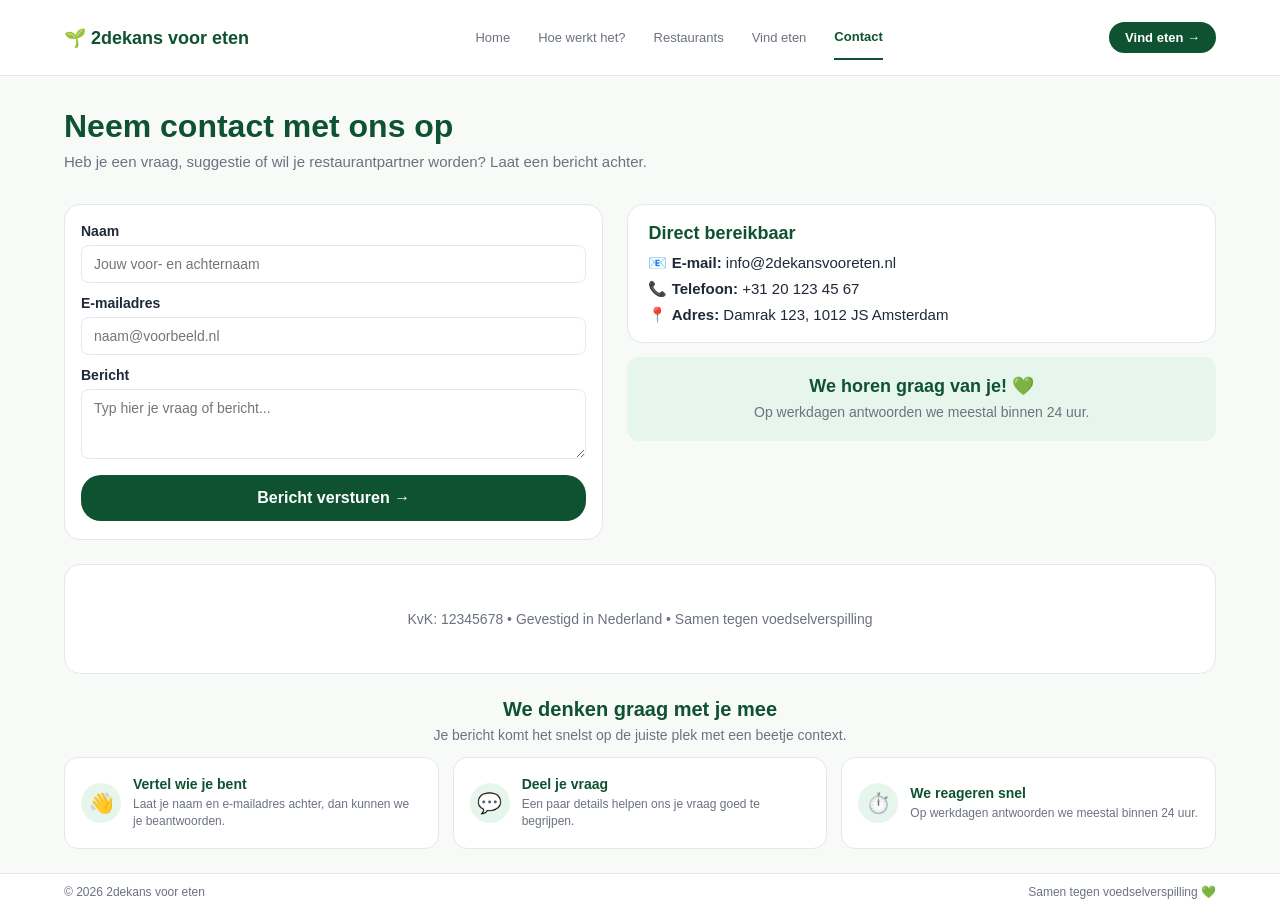
<file: contact.html>
<!DOCTYPE html>
<html lang="nl">
<head>
  <meta charset="UTF-8">
  <title>2dekans voor eten - Contact</title>
  <link rel="stylesheet" href="style.css">
  <style>
    .form-groep {
      margin-bottom: 12px;
    }
    label {
      display: block;
      font-size: 14px;
      font-weight: bold;
      margin-bottom: 6px;
      color: var(--tekst-donker);
    }
    input, textarea {
      width: 100%;
      padding: 10px 12px;
      border: 1px solid var(--randkleur);
      border-radius: 8px;
      font-size: 14px;
      font-family: inherit;
    }
  </style>
</head>
<body>

  <nav class="navigatie">
    <a href="index.html" class="logo">🌱 2dekans voor eten</a>
    <div class="menu-links">
      <a href="index.html">Home</a>
      <a href="hoe-werkt-het.html">Hoe werkt het?</a>
      <a href="restaurants.html">Restaurants</a>
      <a href="vind-eten.html">Vind eten</a>
      <a href="contact.html" class="actief">Contact</a>
    </div>
    <a href="vind-eten.html" class="nav-actieknop">Vind eten &rarr;</a>
  </nav>

  <main class="pagina-inhoud pagina-inhoud--ruim">
    
    <!-- ✏️ KOPTEKST -->
    <div style="margin-bottom: 8px;">
      <h1 style="font-size: 32px; color: var(--donkergroen); margin-bottom: 6px;">Neem contact met ons op</h1>
      <p style="color: var(--tekst-grijs); font-size: 15px; line-height: 1.4;">Heb je een vraag, suggestie of wil je restaurantpartner worden? Laat een bericht achter.</p>
    </div>

    <div class="grid-2">
      
      <!-- Contactformulier links -->
      <form class="witte-kaart" onsubmit="alert('Bedankt voor je bericht! We nemen spoedig contact op.'); return false;">
        <div class="form-groep">
          <label>Naam</label>
          <input type="text" placeholder="Jouw voor- en achternaam" required>
        </div>

        <div class="form-groep">
          <label>E-mailadres</label>
          <input type="email" placeholder="naam@voorbeeld.nl" required>
        </div>

        <div class="form-groep">
          <label>Bericht</label>
          <textarea rows="3" placeholder="Typ hier je vraag of bericht..." required></textarea>
        </div>

        <button type="submit" class="knop-primair" style="border: none; cursor: pointer; width: 100%;">Bericht versturen &rarr;</button>
      </form>

      <!-- Gegevens rechts -->
      <div style="display: flex; flex-direction: column; gap: 14px;">
        <div class="witte-kaart" style="padding: 18px 20px;">
          <h3 style="font-size: 18px; color: var(--donkergroen); margin-bottom: 10px;">Direct bereikbaar</h3>
          <p style="font-size: 15px; margin-bottom: 8px;">📧 <b>E-mail:</b> info@2dekansvooreten.nl</p>
          <p style="font-size: 15px; margin-bottom: 8px;">📞 <b>Telefoon:</b> +31 20 123 45 67</p>
          <p style="font-size: 15px;">📍 <b>Adres:</b> Damrak 123, 1012 JS Amsterdam</p>
        </div>

        <div style="background-color: var(--lichtgroen); border-radius: 12px; padding: 18px 16px; text-align: center;">
          <h4 style="color: var(--donkergroen); font-size: 18px;">We horen graag van je! 💚</h4>
          <p style="font-size: 14px; color: var(--tekst-grijs); margin-top: 6px; line-height: 1.4;">Op werkdagen antwoorden we meestal binnen 24 uur.</p>
        </div>
      </div>

    </div>

    <!-- Onderste status -->
    <div class="witte-kaart" style="text-align: center; font-size: 14px; color: var(--tekst-grijs); padding: 16px;">
      KvK: 12345678 • Gevestigd in Nederland • Samen tegen voedselverspilling
    </div>

    <section class="impact-sectie pagina-einde" aria-labelledby="contact-tips-titel">
      <div class="impact-sectie__intro">
        <h2 id="contact-tips-titel">We denken graag met je mee</h2>
        <p>Je bericht komt het snelst op de juiste plek met een beetje context.</p>
      </div>
      <article class="impact-sectie__item">
        <span class="impact-sectie__icoon" aria-hidden="true">👋</span>
        <div>
          <h3>Vertel wie je bent</h3>
          <p>Laat je naam en e-mailadres achter, dan kunnen we je beantwoorden.</p>
        </div>
      </article>
      <article class="impact-sectie__item">
        <span class="impact-sectie__icoon" aria-hidden="true">💬</span>
        <div>
          <h3>Deel je vraag</h3>
          <p>Een paar details helpen ons je vraag goed te begrijpen.</p>
        </div>
      </article>
      <article class="impact-sectie__item">
        <span class="impact-sectie__icoon" aria-hidden="true">⏱️</span>
        <div>
          <h3>We reageren snel</h3>
          <p>Op werkdagen antwoorden we meestal binnen 24 uur.</p>
        </div>
      </article>
    </section>

  </main>

  <footer class="footer">
    <span>© 2026 2dekans voor eten</span>
    <span>Samen tegen voedselverspilling 💚</span>
  </footer>

</body>
</html>
</file>
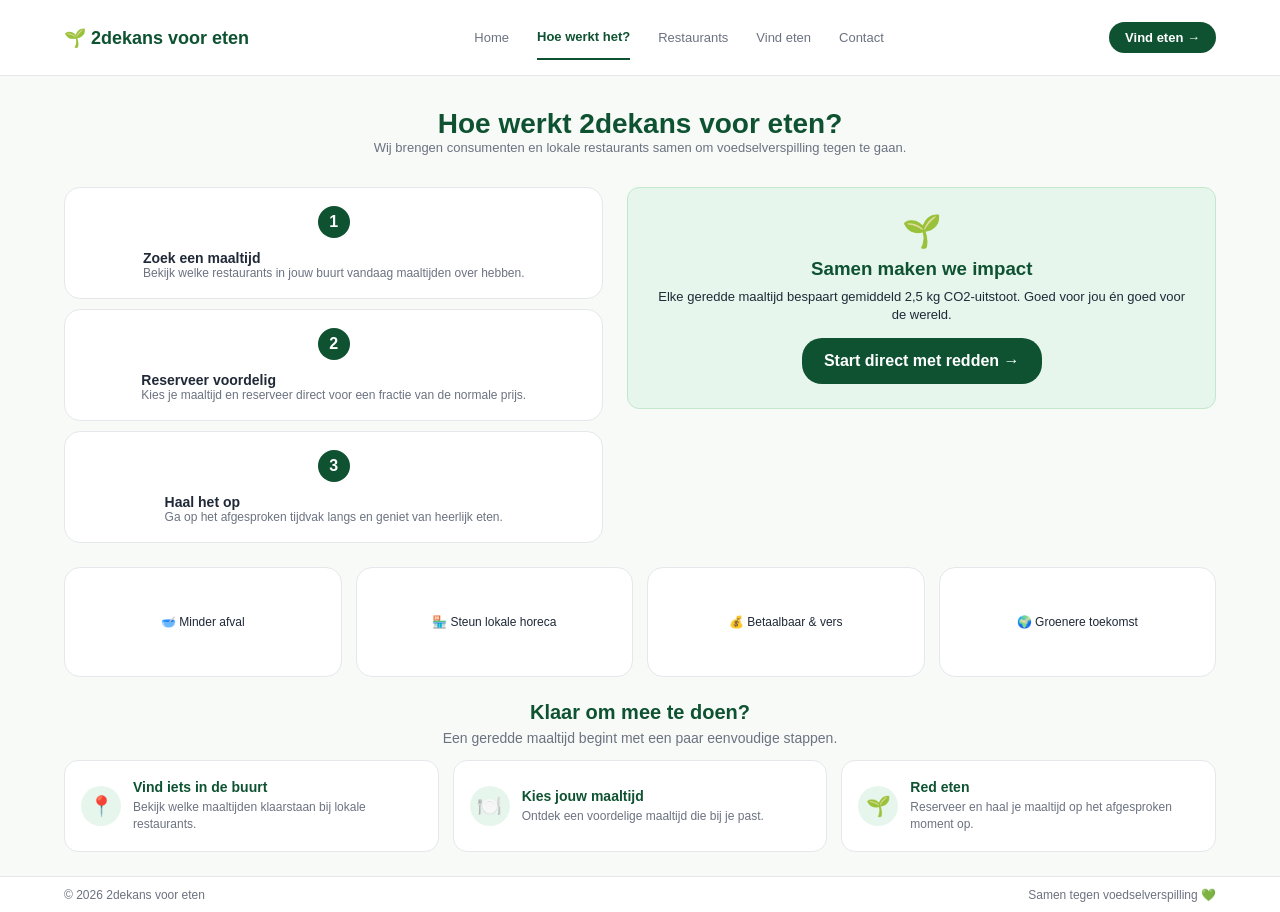
<file: hoe-werkt-het.html>
<!DOCTYPE html>
<html lang="nl">
<head>
  <meta charset="UTF-8">
  <title>2dekans voor eten - Hoe werkt het?</title>
  <link rel="stylesheet" href="style.css">
</head>
<body>

  <nav class="navigatie">
    <a href="index.html" class="logo">🌱 2dekans voor eten</a>
    <div class="menu-links">
      <a href="index.html">Home</a>
      <a href="hoe-werkt-het.html" class="actief">Hoe werkt het?</a>
      <a href="restaurants.html">Restaurants</a>
      <a href="vind-eten.html">Vind eten</a>
      <a href="contact.html">Contact</a>
    </div>
    <a href="vind-eten.html" class="nav-actieknop">Vind eten &rarr;</a>
  </nav>

  <main class="pagina-inhoud pagina-inhoud--ruim">
    
    <!-- ✏️ KOPTEKST -->
    <div style="text-align: center; margin-bottom: 8px;">
      <h1 style="font-size: 28px; color: var(--donkergroen);">Hoe werkt 2dekans voor eten?</h1>
      <p style="color: var(--tekst-grijs); font-size: 13px;">Wij brengen consumenten en lokale restaurants samen om voedselverspilling tegen te gaan.</p>
    </div>

    <div class="grid-2">
      <!-- 3 Stappen -->
      <div style="display: flex; flex-direction: column; gap: 10px;">
        <div class="witte-kaart" style="display: flex; align-items: center; gap: 12px;">
          <div style="background: var(--donkergroen); color: white; width: 32px; height: 32px; border-radius: 50%; display: flex; align-items: center; justify-content: center; font-weight: bold;">1</div>
          <div>
            <h4 style="font-size: 14px;">Zoek een maaltijd</h4>
            <p style="font-size: 12px; color: var(--tekst-grijs);">Bekijk welke restaurants in jouw buurt vandaag maaltijden over hebben.</p>
          </div>
        </div>

        <div class="witte-kaart" style="display: flex; align-items: center; gap: 12px;">
          <div style="background: var(--donkergroen); color: white; width: 32px; height: 32px; border-radius: 50%; display: flex; align-items: center; justify-content: center; font-weight: bold;">2</div>
          <div>
            <h4 style="font-size: 14px;">Reserveer voordelig</h4>
            <p style="font-size: 12px; color: var(--tekst-grijs);">Kies je maaltijd en reserveer direct voor een fractie van de normale prijs.</p>
          </div>
        </div>

        <div class="witte-kaart" style="display: flex; align-items: center; gap: 12px;">
          <div style="background: var(--donkergroen); color: white; width: 32px; height: 32px; border-radius: 50%; display: flex; align-items: center; justify-content: center; font-weight: bold;">3</div>
          <div>
            <h4 style="font-size: 14px;">Haal het op</h4>
            <p style="font-size: 12px; color: var(--tekst-grijs);">Ga op het afgesproken tijdvak langs en geniet van heerlijk eten.</p>
          </div>
        </div>
      </div>

      <!-- Groene kaart rechts -->
      <div style="background-color: var(--lichtgroen); border: 1px solid #c2e7cc; border-radius: 12px; padding: 24px; text-align: center;">
        <span style="font-size: 32px;">🌱</span>
        <h3 style="color: var(--donkergroen); margin: 8px 0;">Samen maken we impact</h3>
        <p style="font-size: 13px; color: var(--tekst-donker); line-height: 1.4; margin-bottom: 14px;">
          Elke geredde maaltijd bespaart gemiddeld 2,5 kg CO2-uitstoot. Goed voor jou én goed voor de wereld.
        </p>
        <a href="vind-eten.html" class="knop-primair">Start direct met redden &rarr;</a>
      </div>
    </div>

    <!-- 4 icoontjes onderaan -->
    <div class="voordelen-grid">
      <div class="witte-kaart" style="text-align: center; font-size: 12px;">🥣 Minder afval</div>
      <div class="witte-kaart" style="text-align: center; font-size: 12px;">🏪 Steun lokale horeca</div>
      <div class="witte-kaart" style="text-align: center; font-size: 12px;">💰 Betaalbaar & vers</div>
      <div class="witte-kaart" style="text-align: center; font-size: 12px;">🌍 Groenere toekomst</div>
    </div>

    <section class="impact-sectie pagina-einde" aria-labelledby="begin-titel">
      <div class="impact-sectie__intro">
        <h2 id="begin-titel">Klaar om mee te doen?</h2>
        <p>Een geredde maaltijd begint met een paar eenvoudige stappen.</p>
      </div>
      <article class="impact-sectie__item">
        <span class="impact-sectie__icoon" aria-hidden="true">📍</span>
        <div>
          <h3>Vind iets in de buurt</h3>
          <p>Bekijk welke maaltijden klaarstaan bij lokale restaurants.</p>
        </div>
      </article>
      <article class="impact-sectie__item">
        <span class="impact-sectie__icoon" aria-hidden="true">🍽️</span>
        <div>
          <h3>Kies jouw maaltijd</h3>
          <p>Ontdek een voordelige maaltijd die bij je past.</p>
        </div>
      </article>
      <article class="impact-sectie__item">
        <span class="impact-sectie__icoon" aria-hidden="true">🌱</span>
        <div>
          <h3>Red eten</h3>
          <p>Reserveer en haal je maaltijd op het afgesproken moment op.</p>
        </div>
      </article>
    </section>

  </main>

  <footer class="footer">
    <span>© 2026 2dekans voor eten</span>
    <span>Samen tegen voedselverspilling 💚</span>
  </footer>

</body>
</html>
</file>
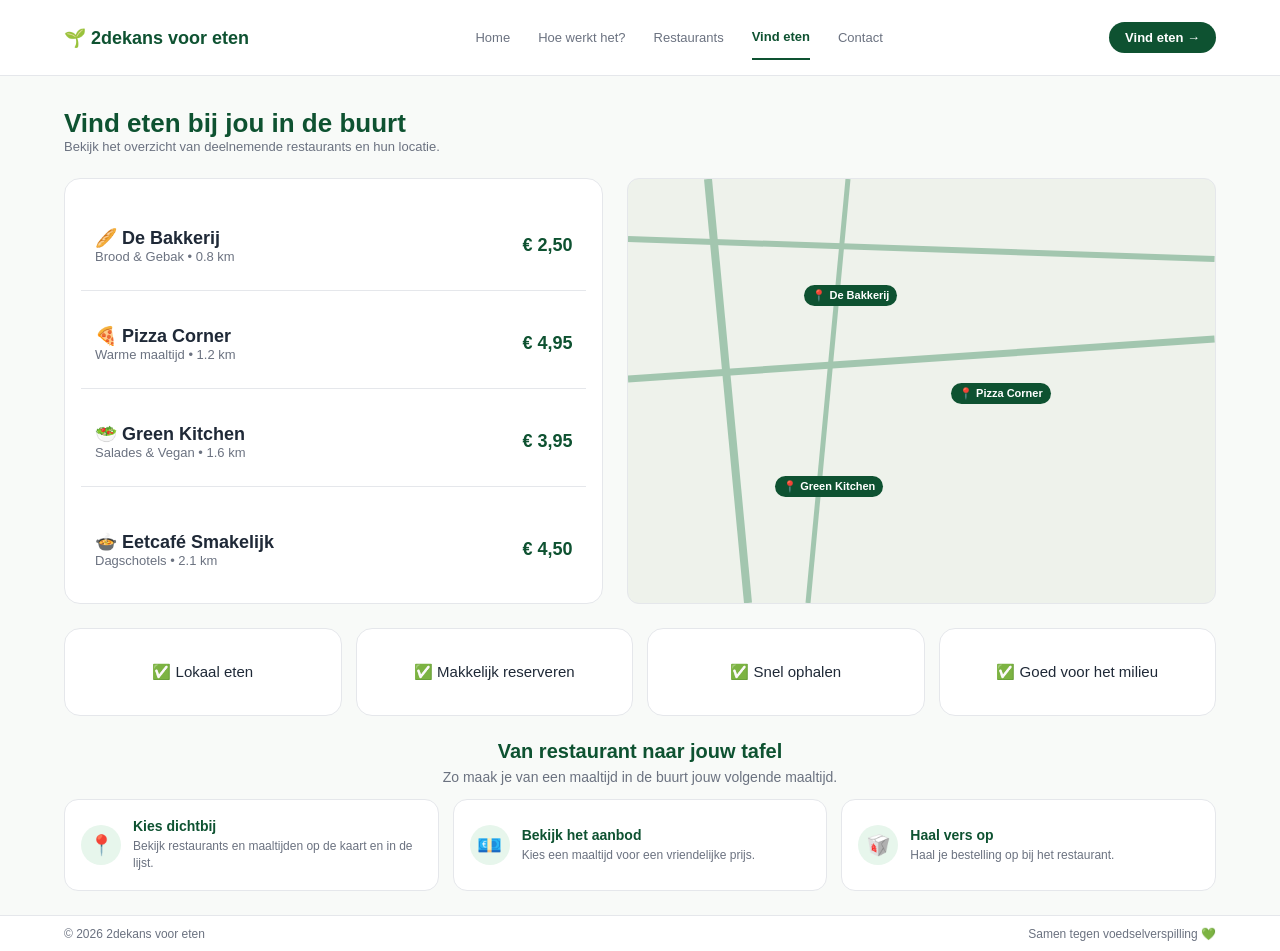
<file: vind-eten.html>
<!DOCTYPE html>
<html lang="nl">
<head>
  <meta charset="UTF-8">
  <title>2dekans voor eten - Vind eten</title>
  <link rel="stylesheet" href="style.css">
  <style>
    /* Super simpele opmaak zonder moeilijke klik-effecten */
    .restaurant-item {
      padding: 18px 14px;
      border-bottom: 1px solid var(--randkleur);
      display: flex;
      justify-content: space-between;
      align-items: center;
      gap: 22px;
      min-height: 90px;
      margin-bottom: 8px;
    }
    
    .kaart-container {
      background: #eef2eb;
      border: 1px solid var(--randkleur);
      border-radius: 12px;
      position: relative;
      height: 100%;
      min-height: 360px;
      overflow: hidden;
    }
    
    .kaart-pin {
      position: absolute;
      background: var(--donkergroen);
      color: white;
      padding: 4px 8px;
      border-radius: 12px;
      font-size: 11px;
      font-weight: bold;
    }
  </style>
</head>
<body>

  <nav class="navigatie">
    <a href="index.html" class="logo">🌱 2dekans voor eten</a>
    <div class="menu-links">
      <a href="index.html">Home</a>
      <a href="hoe-werkt-het.html">Hoe werkt het?</a>
      <a href="restaurants.html">Restaurants</a>
      <a href="vind-eten.html" class="actief">Vind eten</a>
      <a href="contact.html">Contact</a>
    </div>
    <a href="vind-eten.html" class="nav-actieknop">Vind eten &rarr;</a>
  </nav>

  <main class="pagina-inhoud pagina-inhoud--ruim">
    
    <!-- ✏️ KOPTEKST -->
    <div>
      <h1 style="font-size: 26px; color: var(--donkergroen);">Vind eten bij jou in de buurt</h1>
      <p style="color: var(--tekst-grijs); font-size: 13px;">Bekijk het overzicht van deelnemende restaurants en hun locatie.</p>
    </div>

    <div class="grid-2" style="flex: 1; align-items: stretch;">
      
      <!-- Lijst links (Nu zonder zoekbalk en gewoon statisch) -->
      <div class="witte-kaart" style="display: flex; flex-direction: column;">
        
        <div style="flex: 1; overflow: hidden; padding-top: 4px;">
          <div class="restaurant-item">
            <div>
              <div style="font-weight: bold; font-size: 18px;">🥖 De Bakkerij</div>
              <div style="font-size: 13px; color: var(--tekst-grijs);">Brood & Gebak • 0.8 km</div>
            </div>
            <span style="font-weight: bold; color: var(--donkergroen); font-size: 18px;">€ 2,50</span>
          </div>

          <div class="restaurant-item">
            <div>
              <div style="font-weight: bold; font-size: 18px;">🍕 Pizza Corner</div>
              <div style="font-size: 13px; color: var(--tekst-grijs);">Warme maaltijd • 1.2 km</div>
            </div>
            <span style="font-weight: bold; color: var(--donkergroen); font-size: 18px;">€ 4,95</span>
          </div>

          <div class="restaurant-item">
            <div>
              <div style="font-weight: bold; font-size: 18px;">🥗 Green Kitchen</div>
              <div style="font-size: 13px; color: var(--tekst-grijs);">Salades & Vegan • 1.6 km</div>
            </div>
            <span style="font-weight: bold; color: var(--donkergroen); font-size: 18px;">€ 3,95</span>
          </div>

          <div class="restaurant-item" style="border-bottom: none; margin-bottom: 0;">
            <div>
              <div style="font-weight: bold; font-size: 18px;">🍲 Eetcafé Smakelijk</div>
              <div style="font-size: 13px; color: var(--tekst-grijs);">Dagschotels • 2.1 km</div>
            </div>
            <span style="font-weight: bold; color: var(--donkergroen); font-size: 18px;">€ 4,50</span>
          </div>
        </div>
      </div>

      <!-- Plattegrond rechts (Nu gewoon een statisch plaatje, je kan er niet meer op klikken) -->
      <div class="kaart-container">
        <!-- Rustige kaart-lijntjes als plattegrond -->
        <svg width="100%" height="100%" style="opacity: 0.35;">
          <line x1="0" y1="60" x2="100%" y2="80" stroke="#187741" stroke-width="6"/>
          <line x1="80" y1="0" x2="120" y2="100%" stroke="#187741" stroke-width="8"/>
          <line x1="220" y1="0" x2="180" y2="100%" stroke="#187741" stroke-width="5"/>
          <line x1="0" y1="200" x2="100%" y2="160" stroke="#187741" stroke-width="7"/>
        </svg>

        <!-- Statische pins op de kaart -->
        <div class="kaart-pin" style="top: 25%; left: 30%;">📍 De Bakkerij</div>
        <div class="kaart-pin" style="top: 48%; left: 55%;">📍 Pizza Corner</div>
        <div class="kaart-pin" style="top: 70%; left: 25%;">📍 Green Kitchen</div>
      </div>
    </div>

    <!-- 4 snelle voordelen onderaan -->
    <div class="voordelen-grid">
      <div class="witte-kaart" style="text-align: center; font-size: 15px; min-height: 88px; display: flex; align-items: center; justify-content: center;">✅ Lokaal eten</div>
      <div class="witte-kaart" style="text-align: center; font-size: 15px; min-height: 88px; display: flex; align-items: center; justify-content: center;">✅ Makkelijk reserveren</div>
      <div class="witte-kaart" style="text-align: center; font-size: 15px; min-height: 88px; display: flex; align-items: center; justify-content: center;">✅ Snel ophalen</div>
      <div class="witte-kaart" style="text-align: center; font-size: 15px; min-height: 88px; display: flex; align-items: center; justify-content: center;">✅ Goed voor het milieu</div>
    </div>

    <section class="impact-sectie pagina-einde" aria-labelledby="ophalen-titel">
      <div class="impact-sectie__intro">
        <h2 id="ophalen-titel">Van restaurant naar jouw tafel</h2>
        <p>Zo maak je van een maaltijd in de buurt jouw volgende maaltijd.</p>
      </div>
      <article class="impact-sectie__item">
        <span class="impact-sectie__icoon" aria-hidden="true">📍</span>
        <div>
          <h3>Kies dichtbij</h3>
          <p>Bekijk restaurants en maaltijden op de kaart en in de lijst.</p>
        </div>
      </article>
      <article class="impact-sectie__item">
        <span class="impact-sectie__icoon" aria-hidden="true">💶</span>
        <div>
          <h3>Bekijk het aanbod</h3>
          <p>Kies een maaltijd voor een vriendelijke prijs.</p>
        </div>
      </article>
      <article class="impact-sectie__item">
        <span class="impact-sectie__icoon" aria-hidden="true">🥡</span>
        <div>
          <h3>Haal vers op</h3>
          <p>Haal je bestelling op bij het restaurant.</p>
        </div>
      </article>
    </section>

  </main>

  <footer class="footer">
    <span>© 2026 2dekans voor eten</span>
    <span>Samen tegen voedselverspilling 💚</span>
  </footer>

</body>
</html>
</file>
<file: style.css>
/* ========================================================
   🎨 1. KLEUREN AANPASSEN (Verander hier de kleurcodes!)
   ======================================================== */
:root {
  --donkergroen: #0e5231;   /* Hoofdkleur knoppen en logo */
  --middengroen: #187741;   /* Hover kleur knoppen */
  --lichtgroen:  #e7f6ec;   /* Zachte achtergrond voor kaartjes */
  --achtergrond:  #f8faf8;   /* Algemene achtergrond */
  --wit:          #ffffff;   /* Kaartjes en blokken */
  --tekst-donker: #1f2937;   /* Titels en koppen */
  --tekst-grijs:  #6b7280;   /* Ondertitels en kleine tekst */
  --randkleur:    #e5e7eb;   /* Lichte lijntjes rondom vakken */
}

/* ========================================================
   📏 2. BASIS LAYOUT (Past op 1 scherm zonder scrollen)
   ======================================================== */
* {
  box-sizing: border-box;
  margin: 0;
  padding: 0;
}

body {
  font-family: Arial, Helvetica, sans-serif;
  background-color: var(--achtergrond);
  color: var(--tekst-donker);
  min-height: 100vh;
  display: flex;
  flex-direction: column;
}

/* ========================================================
   🧭 3. DE BOVENSTE BALK (MENU)
   ======================================================== */
.navigatie {
  min-height: 76px;
  background-color: var(--wit);
  border-bottom: 1px solid var(--randkleur);
  display: flex;
  align-items: center;
  justify-content: space-between;
  padding: 0 max(24px, calc((100% - 1200px) / 2 + 24px));
  flex-shrink: 0;
}

.logo {
  font-size: 18px;
  font-weight: bold;
  color: var(--donkergroen);
  text-decoration: none;
  display: flex;
  align-items: center;
  gap: 8px;
}

.menu-links {
  display: flex;
  align-items: center;
  gap: 28px;
}

.menu-links a {
  text-decoration: none;
  color: var(--tekst-grijs);
  font-size: 13px;
  font-weight: 500;
  padding: 14px 0;
}

.menu-links a:hover {
  color: var(--donkergroen);
}

.menu-links a.actief {
  color: var(--donkergroen);
  font-weight: bold;
  border-bottom: 2px solid var(--donkergroen);
}

.nav-actieknop {
  background-color: var(--donkergroen);
  color: var(--wit);
  padding: 8px 16px;
  border-radius: 20px;
  text-decoration: none;
  font-size: 13px;
  font-weight: bold;
}

/* ========================================================
   📦 4. DE INHOUD VAN ELKE PAGINA
   ======================================================== */
.pagina-inhoud {
  flex: 1;
  padding: 24px;
  display: flex;
  flex-direction: column;
  justify-content: flex-start;
  gap: 24px;
  max-width: 1200px;
  width: 100%;
  margin: 0 auto;
}

.grid-2 {
  display: grid;
  grid-template-columns: 1.1fr 1.2fr;
  gap: 24px;
  align-items: flex-start;
}

.statistieken {
  display: grid;
  grid-template-columns: repeat(3, 1fr);
  gap: 14px;
}

.voordelen-grid {
  display: grid;
  grid-template-columns: repeat(4, 1fr);
  gap: 14px;
}

.home-cta {
  background-color: var(--donkergroen);
  color: var(--wit);
  border-radius: 12px;
  padding: 18px 22px;
  display: flex;
  justify-content: space-between;
  align-items: center;
  gap: 16px;
}

.pagina-inhoud--ruim {
  padding-top: 32px;
}

.impact-sectie {
  display: grid;
  grid-template-columns: repeat(3, 1fr);
  gap: 14px;
}

.pagina-einde {
  margin-top: auto;
}

.impact-sectie__intro {
  grid-column: 1 / -1;
  text-align: center;
}

.impact-sectie__intro h2 {
  margin-bottom: 6px;
  color: var(--donkergroen);
  font-size: 20px;
}

.impact-sectie__intro p {
  color: var(--tekst-grijs);
  font-size: 14px;
}

.impact-sectie__item {
  min-height: 92px;
  padding: 16px;
  display: flex;
  align-items: center;
  gap: 12px;
  background: var(--wit);
  border: 1px solid var(--randkleur);
  border-radius: 14px;
}

.impact-sectie__icoon {
  width: 40px;
  height: 40px;
  flex: 0 0 40px;
  display: grid;
  place-items: center;
  background: var(--lichtgroen);
  border-radius: 50%;
  font-size: 20px;
}

.impact-sectie__item h3 {
  margin-bottom: 4px;
  color: var(--donkergroen);
  font-size: 14px;
}

.impact-sectie__item p {
  color: var(--tekst-grijs);
  font-size: 12px;
  line-height: 1.4;
}

.hero-afbeelding {
  position: relative;
  width: min(100%, 560px);
  margin-left: auto;
  display: flex;
  justify-content: flex-end;
  align-items: flex-start;
}

.hero-afbeelding__img {
  width: 100%;
  height: 310px;
  object-fit: cover;
  object-position: right top;
  border-radius: 14px;
  display: block;
}

.prijs-badge {
  position: absolute;
  bottom: 12px;
  right: 12px;
  background: var(--wit);
  padding: 6px 12px;
  border-radius: 20px;
  font-weight: bold;
  font-size: 13px;
  box-shadow: 0 2px 6px rgba(0,0,0,0.15);
}

/* Knoppen en badges */
.badge {
  display: inline-block;
  background-color: var(--lichtgroen);
  color: var(--donkergroen);
  font-size: 12px;
  font-weight: bold;
  padding: 4px 10px;
  border-radius: 12px;
  margin-bottom: 8px;
}

.knop-primair {
  background-color: var(--donkergroen);
  color: var(--wit);
  padding: 14px 22px;
  border-radius: 20px;
  text-decoration: none;
  font-size: 16px;
  font-weight: bold;
  display: inline-block;
}

.knop-secundair {
  background-color: transparent;
  color: var(--donkergroen);
  border: 1px solid var(--donkergroen);
  padding: 13px 20px;
  border-radius: 20px;
  text-decoration: none;
  font-size: 16px;
  font-weight: bold;
  display: inline-block;
  margin-left: 8px;
}

.witte-kaart {
  background-color: var(--wit);
  border: 1px solid var(--randkleur);
  border-radius: 16px;
  padding: 18px 16px;
  min-height: 110px;
  display: flex;
  flex-direction: column;
  justify-content: center;
}

.restaurant-sectie {
  display: grid;
  grid-template-columns: 1fr 1fr;
  gap: 24px;
  align-items: stretch;
}

.restaurant-voordelen h3,
.restaurant-list h3 {
  font-size: 18px;
  color: var(--donkergroen);
  margin-bottom: 12px;
}

.restaurant-voordelen ul {
  list-style: none;
  font-size: 15px;
  line-height: 1.9;
  color: var(--tekst-donker);
}

.restaurant-list {
  display: flex;
  flex-direction: column;
  justify-content: flex-start;
}

.restaurant-item {
  display: flex;
  justify-content: space-between;
  align-items: center;
  gap: 12px;
  font-size: 14px;
  border-bottom: 1px solid var(--randkleur);
  padding: 10px 0;
}

.restaurant-item:last-child {
  border-bottom: none;
  padding-bottom: 0;
}

.prijs {
  font-weight: bold;
  color: var(--donkergroen);
  white-space: nowrap;
}

/* Onderste balk (footer) */
.footer {
  min-height: 36px;
  border-top: 1px solid var(--randkleur);
  background-color: var(--wit);
  display: flex;
  align-items: center;
  justify-content: space-between;
  padding: 0 max(24px, calc((100% - 1200px) / 2 + 24px));
  font-size: 12px;
  color: var(--tekst-grijs);
  flex-shrink: 0;
}

@media (max-width: 760px) {
  .navigatie {
    flex-wrap: wrap;
    gap: 10px 16px;
    padding: 10px 20px;
  }

  .menu-links {
    order: 1;
    flex: 0 0 100%;
    overflow-x: auto;
    gap: 18px;
    padding: 4px 0;
  }

  .menu-links a {
    white-space: nowrap;
  }

  .pagina-inhoud {
    padding: 20px;
    gap: 20px;
  }

  .pagina-inhoud--ruim {
    padding-top: 24px;
  }

  .grid-2,
  .restaurant-sectie {
    grid-template-columns: 1fr;
    gap: 20px;
  }

  .statistieken {
    grid-template-columns: 1fr;
  }

  .impact-sectie {
    grid-template-columns: 1fr;
  }

  .voordelen-grid {
    grid-template-columns: repeat(2, 1fr);
  }

  .home-cta {
    align-items: flex-start;
    flex-direction: column;
  }

  .hero-afbeelding {
    width: 100%;
  }

  .hero-afbeelding__img {
    height: clamp(220px, 55vw, 310px);
  }

  .footer {
    flex-wrap: wrap;
    gap: 6px 16px;
    padding: 10px 20px;
  }
}

@media (max-width: 420px) {
  .navigatie {
    padding: 10px 16px;
  }

  .logo {
    font-size: 16px;
  }

  .nav-actieknop {
    padding: 8px 12px;
  }

  .pagina-inhoud {
    padding: 16px;
  }

  .voordelen-grid {
    grid-template-columns: 1fr;
  }
}
</file>
